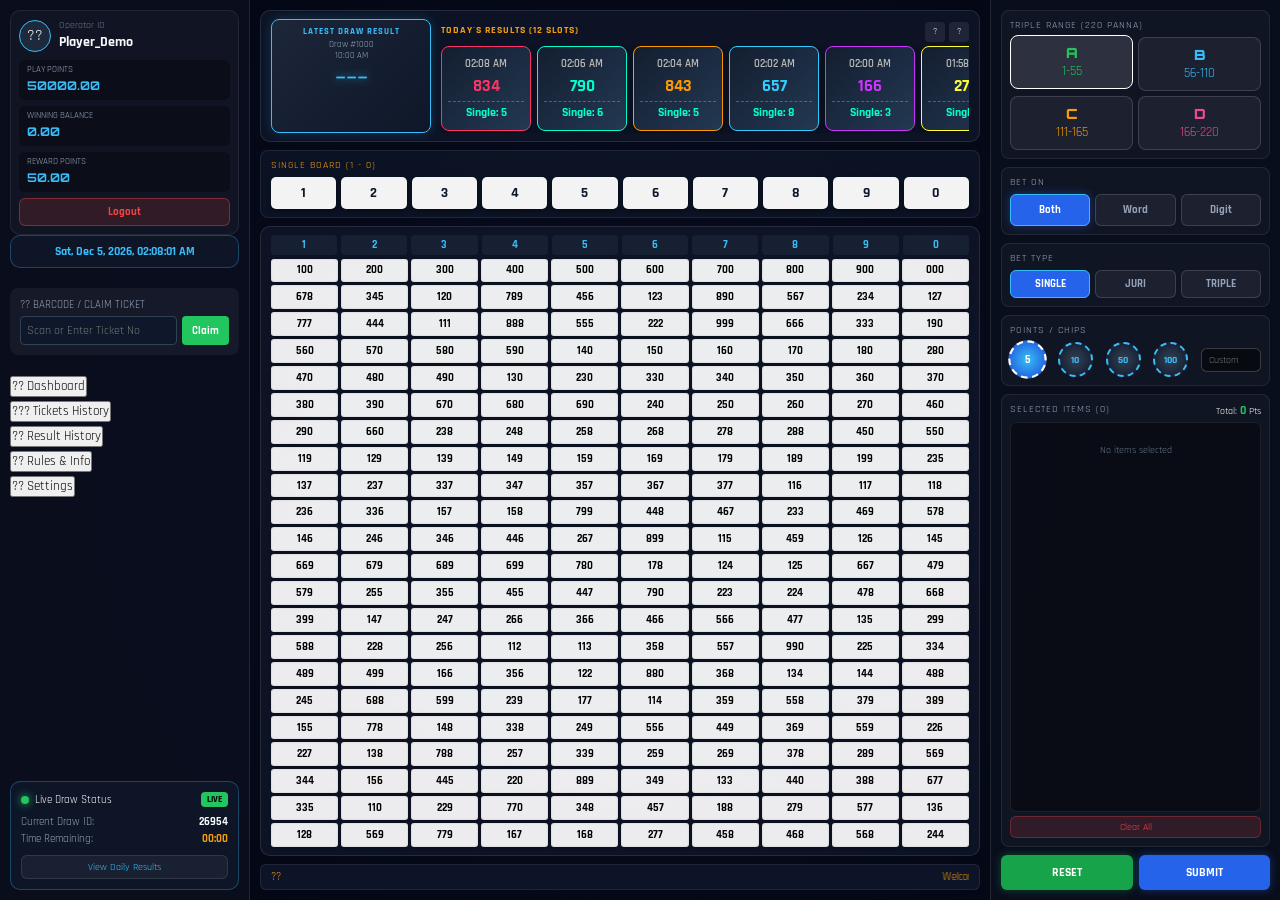
<file: index.html>
<!DOCTYPE html>
<html>
<head>
    <meta http-equiv="refresh" content="0; url=player_app/index.html">
    <title>লোডিং...</title>
</head>
<body>
    <p>গেম লোড হচ্ছে, দয়া করে অপেক্ষা করুন...</p>
</body>
</html>
</file>
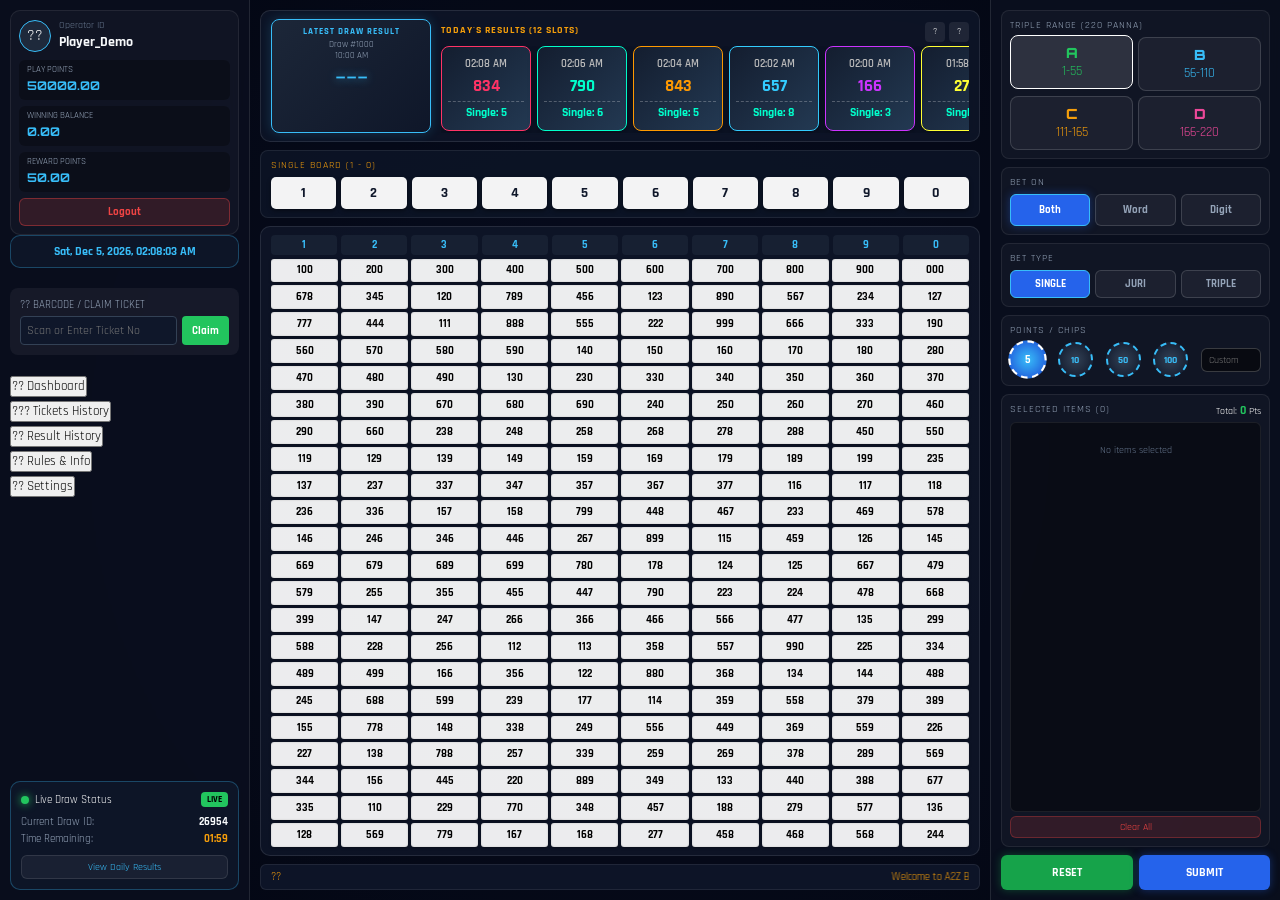
<file: player_app/index.html>
<!DOCTYPE html>
<html lang="en">
<head>
    <meta charset="UTF-8">
    <meta name="viewport" content="width=device-width, initial-scale=1.0">
    <title>A2Z BOMBAY - Gaming Dashboard</title>
    <!-- CSS Link -->
    <link rel="stylesheet" href="style.css">
</head>
<body>
    <!-- NETWORK OFFLINE OVERLAY GUARD -->
    <div id="network-offline-overlay" class="hidden">
        <div class="offline-box">
            <div class="offline-icon">??</div>
            <h2>Connection Lost!</h2>
            <p>Network connection was interrupted. Waiting to reconnect to sync draw data...</p>
            <button class="btn-reconnect" onclick="window.location.reload()">Try Reconnect</button>
        </div>
    </div>
    <!-- LOGIN MODAL SCREEN -->
    <div id="login-modal" class="modal-overlay glow-backdrop hidden">
        <div class="premium-gaming-card">
            <div class="login-brand-header">
                <h5>A2Z BOMBAY</h5>
                <div class="announcement-tag"> Announcement Only </div>
            </div>
            <form id="login-form">
                <div class="form-group">
                    <label for="login-username">User ID</label>
                    <input type="text" id="login-username" placeholder="Enter Username" required autocomplete="off">
                </div>
                <div class="form-group">
                    <label for="login-password">Password</label>
                    <div class="password-wrapper">
                        <input type="password" id="login-password" placeholder="Enter Password" required>
                        <button type="button" class="eye-toggle-btn" id="toggle-password-visibility">???</button>
                    </div>
                </div>
                <div class="form-row-checkbox">
                    <label class="checkbox-container">
                        <input type="checkbox" id="remember-me"> Remember ID
                    </label>
                </div>
                <button type="submit" class="btn-glow">Login</button>
            </form>
        </div>
    </div>

    <!-- MAIN DASHBOARD -->
    <div id="app-container">

        <!-- 1. LEFT NAVIGATION SIDEBAR -->
        <aside class="sidebar-left">
            <div class="profile-header">
                <div class="profile-user-info">
                    <div class="user-avatar">??</div>
                    <div class="user-details">
                        <span class="user-label">Operator ID</span>
                        <strong id="display-user-id">ADMIN01</strong>
                    </div>
                </div>
                <div class="account-balances">
                    <div class="balance-item">
                        <div class="bal-text">
                            <label>Play Points</label>
                            <strong id="play-points">0.00</strong>
                        </div>
                    </div>
                    <div class="balance-item">
                        <div class="bal-text">
                            <label>Winning Balance</label>
                            <strong id="winning-balance">0.00</strong>
                        </div>
                    </div>
                    <div class="balance-item">
                        <div class="bal-text">
                            <label>Reward Points</label>
                            <strong id="reward-balance">0.00</strong>
                        </div>
                    </div>
                </div>
                <button id="btn-logout" class="btn-logout">Logout</button>
            </div>

            <!-- Current Date & Time Widget -->
            <div class="live-draw-status-card" style="margin-bottom: 10px; padding: 8px 12px; font-size: 12px; text-align: center;">
                <span id="live-date-time" style="color: #38bdf8; font-weight: bold;">Loading Date & Time...</span>
            </div>

            <!-- BARCODE SCANNER / CLAIM WIDGET -->
            <div class="barcode-claim-widget" style="padding: 10px; background: rgba(255,255,255,0.05); margin: 10px 0; border-radius: 8px;">
                <label style="font-size: 11px; color: #94a3b8; display: block; margin-bottom: 4px;">?? BARCODE / CLAIM TICKET</label>
                <div style="display: flex; gap: 5px;">
                    <input type="text" id="barcode-input" placeholder="Scan or Enter Ticket No" style="width: 100%; padding: 6px; border-radius: 4px; border: 1px solid #334155; background: #0f172a; color: #fff; font-size: 12px;">
                    <button id="btn-claim-ticket" style="padding: 6px 10px; background: #22c55e; border: none; color: #fff; border-radius: 4px; cursor: pointer; font-weight: bold; font-size: 11px;">Claim</button>
                </div>
            </div>

            <!-- Left Navigation Menu (Converted into Premium Action Buttons) -->
            <nav class="nav-menu">
                <ul>
                    <li><button class="nav-btn active" id="nav-dashboard">?? Dashboard</button></li>
                    <li><button class="nav-btn" id="nav-ticket-history">??? Tickets History</button></li>
                    <li><button class="nav-btn" id="nav-result-history">?? Result History</button></li>
                    <li><button class="nav-btn" id="nav-rules">?? Rules & Info</button></li>
                    <li><button class="nav-btn" id="nav-settings">?? Settings</button></li>
                </ul>
            </nav>

            <!-- Live Draw Status Card -->
            <div class="live-draw-status-card">
                <div class="status-header">
                    <div class="live-pulse"></div>
                    <span>Live Draw Status</span>
                    <span class="live-tag">LIVE</span>
                </div>
                <div class="status-row">
                    <span>Current Draw ID:</span>
                    <strong id="current-draw-id">#1001</strong>
                </div>
                <div class="status-row">
                    <span>Time Remaining:</span>
                    <strong id="draw-timer" style="color: #f59e0b;">00:00</strong>
                </div>
                <button class="btn-view-history" id="btn-open-result-history-card">View Daily Results</button>
            </div>
        </aside>

        <!-- 2. CENTER MAIN GAME CONTENT -->
        <main class="main-content">
            <div id="game-lock-banner" class="game-lock-banner hidden">
                ?? Draw calculation in progress! Betting is temporarily paused.
            </div>

            <!-- Todays Result Panel -->
            <section class="todays-result-panel">
                <div class="current-result-highlight">
                    <div class="highlight-header">LATEST DRAW RESULT</div>
                    <div class="highlight-card">
                        <span class="highlight-id" id="current-draw-id-display">Draw #1000</span>
                        <span class="highlight-time" id="current-result-time">10:00 AM</span>
                        <div class="highlight-number" id="current-result-num">---</div>
                    </div>
                </div>

                <div class="todays-history-container">
                    <div class="slider-header">
                        <h3>TODAY'S RESULTS (12 SLOTS)</h3>
                        <div class="slider-arrows">
                            <button class="arrow-btn" id="btn-scroll-left">?</button>
                            <button class="arrow-btn" id="btn-scroll-right">?</button>
                        </div>
                    </div>
                    <div class="results-12-grid" id="results-12-grid"></div>
                </div>
            </section>

            <!-- Single Board Row -->
            <section class="single-board-container">
                <div class="section-title-yellow">SINGLE BOARD (1 - 0)</div>
                <div class="single-cards-row" id="single-board-row">
                    <div class="single-card" data-val="1">1</div>
                    <div class="single-card" data-val="2">2</div>
                    <div class="single-card" data-val="3">3</div>
                    <div class="single-card" data-val="4">4</div>
                    <div class="single-card" data-val="5">5</div>
                    <div class="single-card" data-val="6">6</div>
                    <div class="single-card" data-val="7">7</div>
                    <div class="single-card" data-val="8">8</div>
                    <div class="single-card" data-val="9">9</div>
                    <div class="single-card" data-val="0">0</div>
                </div>
            </section>

            <!-- Triple Board -->
            <section class="main-grid-container" id="triple-board-section">
                <div class="grid-column-headers">
                    <div class="col-head">1</div>
                    <div class="col-head">2</div>
                    <div class="col-head">3</div>
                    <div class="col-head">4</div>
                    <div class="col-head">5</div>
                    <div class="col-head">6</div>
                    <div class="col-head">7</div>
                    <div class="col-head">8</div>
                    <div class="col-head">9</div>
                    <div class="col-head">0</div>
                </div>
                <div class="triple-matrix-22x10" id="triple-board-grid"></div>
            </section>

            <!-- Juri Board -->
            <section class="main-grid-container hidden" id="juri-board-section">
                <div class="section-title-yellow" style="margin-bottom: 8px;">JURI BOARD (00 - 99)</div>
                <div class="triple-matrix-22x10" id="juri-board-grid"></div>
            </section>

            <footer class="bottom-announcement-bar">
                <span>??</span>
                <marquee scrollamount="5">Welcome to A2Z BOMBAY International Gaming System. All draws are synchronized in real-time with total accuracy.</marquee>
            </footer>
        </main>

        <!-- 3. RIGHT BETTING PANEL SIDEBAR -->
        <aside class="sidebar-right">
            <!-- Number Range Block (A, B, C, D) -->
            <div class="bet-panel-block">
                <div class="panel-block-title">TRIPLE RANGE (220 PANNA)</div>
                <div class="range-btn-grid">
                    <button class="btn-range active" data-range="A">
                        <span class="range-tag">A</span>
                        <span class="range-val">1-55</span>
                    </button>
                    <button class="btn-range" data-range="B">
                        <span class="range-tag">B</span>
                        <span class="range-val">56-110</span>
                    </button>
                    <button class="btn-range" data-range="C">
                        <span class="range-tag">C</span>
                        <span class="range-val">111-165</span>
                    </button>
                    <button class="btn-range" data-range="D">
                        <span class="range-tag">D</span>
                        <span class="range-val">166-220</span>
                    </button>
                </div>
            </div>

            <!-- Bet On Block (Both / Word / Digit) -->
            <div class="bet-panel-block">
                <div class="panel-block-title">BET ON</div>
                <div class="bet-on-grid">
                    <button class="btn-bet-on active" data-beton="both">Both</button>
                    <button class="btn-bet-on" data-beton="word">Word</button>
                    <button class="btn-bet-on" data-beton="digit">Digit</button>
                </div>
            </div>

            <!-- Bet Type Block -->
            <div class="bet-panel-block">
                <div class="panel-block-title">BET TYPE</div>
                <div class="bet-type-grid">
                    <button class="btn-type active" data-type="single">SINGLE</button>
                    <button class="btn-type" data-type="juri">JURI</button>
                    <button class="btn-type" data-type="triple">TRIPLE</button>
                </div>
            </div>

            <!-- Chips / Points Block -->
            <div class="bet-panel-block">
                <div class="panel-block-title">POINTS / CHIPS</div>
                <div class="chips-grid">
                    <button class="btn-chip active" data-chip="5">5</button>
                    <button class="btn-chip" data-chip="10">10</button>
                    <button class="btn-chip" data-chip="50">50</button>
                    <button class="btn-chip" data-chip="100">100</button>
                    <div class="btn-custom-wrapper">
                        <input type="number" id="custom-points-input" placeholder="Custom" min="1">
                    </div>
                </div>
            </div>

            <!-- Cart / Selected Items Block -->
            <div class="bet-panel-block cart-block">
                <div class="cart-header">
                    <span class="panel-block-title" style="margin:0;">SELECTED ITEMS (<span id="cart-count">0</span>)</span>
                    <span class="total-pts-tag">Total: <strong id="cart-total-pts">0</strong> Pts</span>
                </div>
                <div class="cart-items-box" id="cart-items-container">
                    <div class="empty-msg">No items selected</div>
                </div>
                <button class="btn-clear-all" id="btn-clear-cart">Clear All</button>
            </div>

            <!-- Action Buttons -->
            <div class="bet-action-buttons">
                <button class="btn-reset" id="btn-reset-bet">RESET</button>
                <button class="btn-submit" id="btn-submit-bet">SUBMIT</button>
            </div>
        </aside>
    </div>

    <!-- MODAL 1: TICKET HISTORY MODAL -->
    <div id="ticket-history-modal" class="modal-overlay hidden">
        <div class="modal-card">
            <div class="modal-header">
                <h3>??? Ticket History</h3>
                <button class="close-modal" id="close-ticket-history-modal">?</button>
            </div>
            <div style="max-height: 300px; overflow-y: auto;">
                <table class="history-table">
                    <thead>
                        <tr>
                            <th>Time</th>
                            <th>Ticket No</th>
                            <th>Points</th>
                            <th>Status</th>
                            <th>Action</th>
                        </tr>
                    </thead>
                    <tbody id="ticket-history-table-body"></tbody>
                </table>
            </div>
        </div>
    </div>

    <!-- MODAL 2: FULL DAY RESULT HISTORY MODAL -->
    <div id="result-history-modal" class="modal-overlay hidden">
        <div class="modal-card" style="max-width: 650px;">
            <div class="modal-header">
                <h3>?? Daily Result History</h3>
                <button class="close-modal" id="close-result-history-modal">?</button>
            </div>
            <div style="margin-bottom: 10px; font-size: 12px; color: #94a3b8; display: flex; justify-content: space-between;">
                <span>Date: <strong id="result-history-date" style="color: #38bdf8;">---</strong></span>
                <span>Total Draws: <strong id="total-draws-count" style="color: #22c55e;">0</strong></span>
            </div>
            <div style="max-height: 380px; overflow-y: auto;">
                <table class="history-table">
                    <thead>
                        <tr>
                            <th>Draw Time</th>
                            <th>Draw ID</th>
                            <th>Single</th>
                            <th>Jora</th>
                            <th>Triple / Panna</th>
                        </tr>
                    </thead>
                    <tbody id="result-history-table-body"></tbody>
                </table>
            </div>
        </div>
    </div>

    <!-- MODAL 3: RULES & INFO MODAL -->
    <div id="rules-modal" class="modal-overlay hidden">
        <div class="modal-card" style="max-width: 550px;">
            <div class="modal-header">
                <h3>?? Rules & Info</h3>
                <button class="close-modal" id="close-rules-modal">?</button>
            </div>
            <div style="max-height: 350px; overflow-y: auto; color: #cbd5e1; font-size: 13px; line-height: 1.6;">
                <p><strong>1. Single Board:</strong> Select any single digit from 1 to 0.</p>
                <p><strong>2. Juri Board:</strong> Select combination of 2 digits (00 - 99).</p>
                <p><strong>3. Triple Panna:</strong> Select triple range and corresponding panna numbers.</p>
                <p><strong>4. Claiming:</strong> Use the barcode scanner widget to instantly check and claim winning tickets.</p>
            </div>
        </div>
    </div>

    <!-- MODAL 4: SETTINGS MODAL -->
    <div id="settings-modal" class="modal-overlay hidden">
        <div class="modal-card" style="max-width: 450px;">
            <div class="modal-header">
                <h3>?? Settings</h3>
                <button class="close-modal" id="close-settings-modal">?</button>
            </div>
            <div style="max-height: 300px; overflow-y: auto; color: #cbd5e1; font-size: 13px;">
                <p style="margin-bottom: 15px;">Configure terminal preferences and sound options below:</p>
                <div style="display: flex; justify-content: space-between; align-items: center; margin-bottom: 10px;">
                    <span>Sound Effects</span>
                    <input type="checkbox" id="setting-sound" checked style="transform: scale(1.2);">
                </div>
                <div style="display: flex; justify-content: space-between; align-items: center;">
                    <span>Auto-Sync Draw Data</span>
                    <input type="checkbox" id="setting-autosync" checked style="transform: scale(1.2);">
                </div>
            </div>
        </div>
    </div>

    <iframe id="silent-print-frame" class="hidden" src="about:blank"></iframe>
    <script src="app.js"></script>
</body>
</html>
</file>
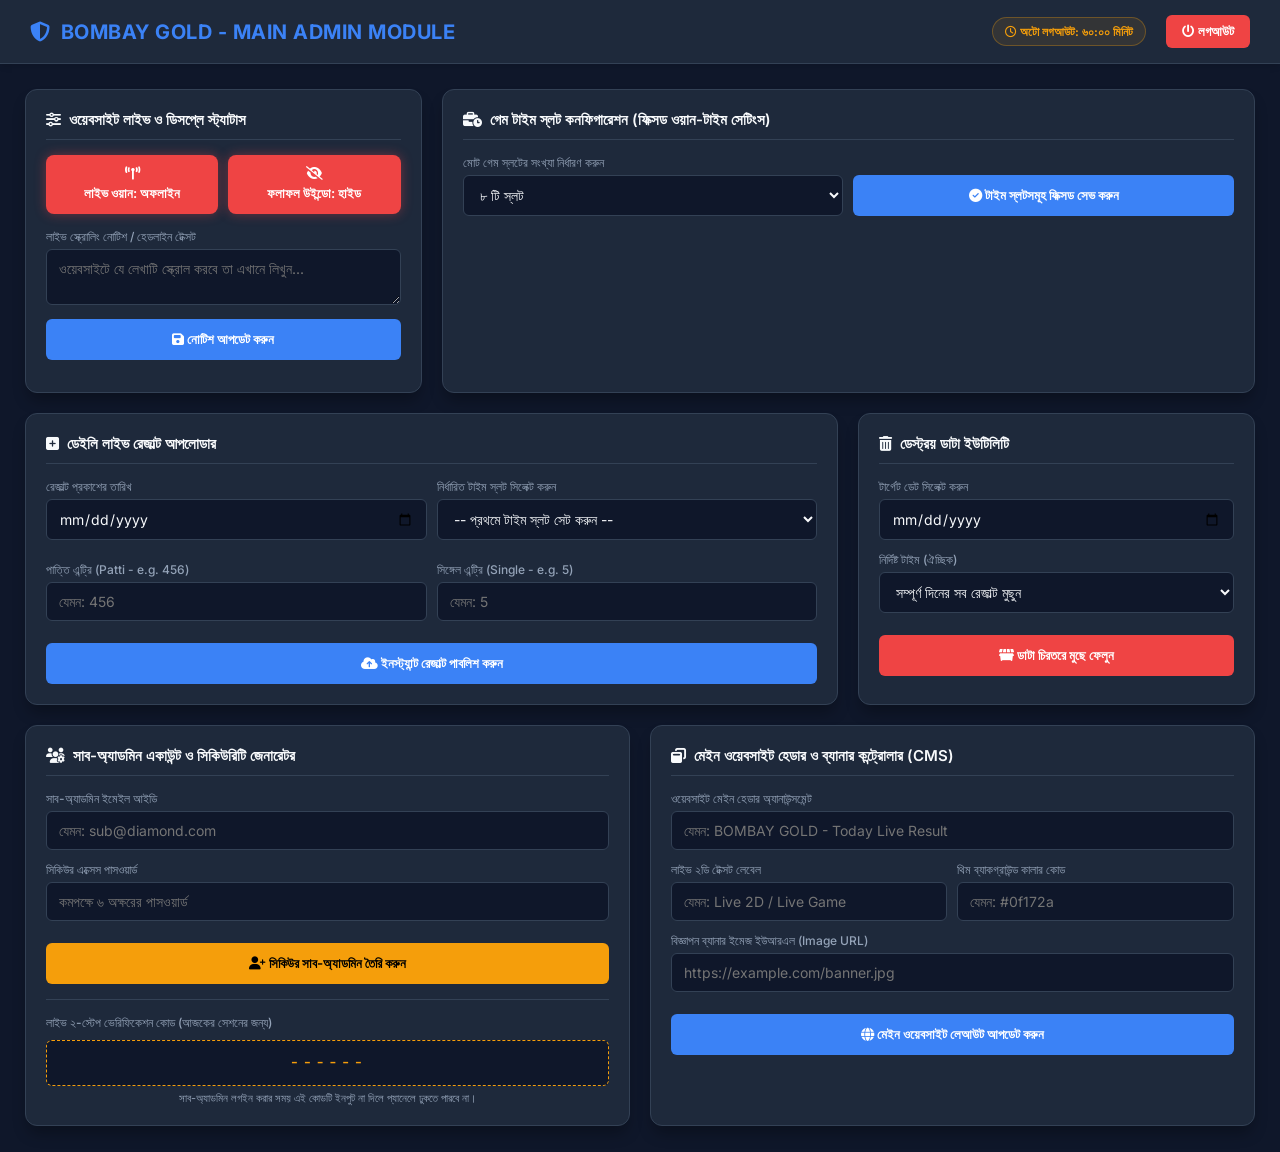
<file: admin.html>
<!DOCTYPE html>
<html lang="bn">
<head>
    <meta charset="UTF-8">
    <meta name="viewport" content="width=device-width, initial-scale=1.0">
    <title>Premium Main Admin Control Center</title>
    <!-- Google Fonts & FontAwesome for Premium Look -->
    <link href="https://fonts.googleapis.com/css2?family=Inter:wght@300;400;500;600;700&display=swap" rel="stylesheet">
    <link rel="stylesheet" href="https://cdnjs.cloudflare.com/ajax/libs/font-awesome/6.4.0/css/all.min.css">
    
    <style>
        :root {
            --bg-main: #0f172a;
            --bg-card: #1e293b;
            --text-main: #f8fafc;
            --text-muted: #94a3b8;
            --primary: #3b82f6;
            --primary-hover: #2563eb;
            --success: #10b981;
            --danger: #ef4444;
            --warning: #f59e0b;
            --border: #334155;
        }

        * {
            box-sizing: border-box;
            margin: 0;
            padding: 0;
            font-family: 'Inter', sans-serif;
        }

        body {
            background-color: var(--bg-main);
            color: var(--text-main);
            min-height: 100vh;
            display: flex;
            flex-direction: column;
        }

        /* Top Premium Navigation Bar */
        header {
            background-color: var(--bg-card);
            padding: 15px 30px;
            display: flex;
            justify-content: space-between;
            align-items: center;
            border-bottom: 1px solid var(--border);
            box-shadow: 0 4px 6px -1px rgba(0, 0, 0, 0.1);
        }

        header h1 {
            font-size: 20px;
            font-weight: 700;
            letter-spacing: 0.5px;
            color: var(--primary);
            display: flex;
            align-items: center;
            gap: 10px;
        }

        .header-actions {
            display: flex;
            align-items: center;
            gap: 20px;
        }

        .timeout-badge {
            background: rgba(245, 158, 11, 0.1);
            color: var(--warning);
            padding: 6px 12px;
            border-radius: 20px;
            font-size: 12px;
            font-weight: 600;
            border: 1px solid rgba(245, 158, 11, 0.3);
        }

        .btn-logout {
            background-color: var(--danger);
            color: white;
            border: none;
            padding: 8px 16px;
            border-radius: 6px;
            cursor: pointer;
            font-weight: 600;
            transition: all 0.2s;
        }

        .btn-logout:hover {
            opacity: 0.9;
        }

        /* Dashboard Main Layout */
        .dashboard-container {
            display: grid;
            grid-template-columns: repeat(12, 180°C); /* grid setup mapping layout components */
            grid-template-columns: repeat(12, 1fr);
            gap: 20px;
            padding: 25px;
            max-width: 1600px;
            width: 100%;
            margin: 0 auto;
        }

        .card {
            background-color: var(--bg-card);
            border-radius: 12px;
            border: 1px solid var(--border);
            padding: 20px;
            box-shadow: 0 10px 15px -3px rgba(0, 0, 0, 0.3);
        }

        .card-title {
            font-size: 15px;
            font-weight: 600;
            margin-bottom: 15px;
            color: var(--text-main);
            display: flex;
            align-items: center;
            gap: 8px;
            border-bottom: 1px solid var(--border);
            padding-bottom: 10px;
        }

        /* Grid Spans for Clean Organization */
        .col-4 { grid-column: span 4; }
        .col-6 { grid-column: span 6; }
        .col-8 { grid-column: span 8; }
        .col-12 { grid-column: span 12; }

        /* Form Controls styling */
        .form-group {
            margin-bottom: 12px;
        }

        label {
            display: block;
            font-size: 12px;
            color: var(--text-muted);
            margin-bottom: 5px;
            font-weight: 500;
        }

        input, select, textarea {
            width: 100%;
            background-color: var(--bg-main);
            border: 1px solid var(--border);
            color: var(--text-main);
            padding: 10px 12px;
            border-radius: 6px;
            font-size: 14px;
            transition: all 0.2s;
        }

        input:focus, select:focus, textarea:focus {
            outline: none;
            border-color: var(--primary);
        }

        /* Status Toggle Action Buttons */
        .status-btn-group {
            display: flex;
            gap: 10px;
        }

        .btn-status {
            flex: 1;
            padding: 12px;
            border: none;
            border-radius: 8px;
            color: white;
            font-weight: 600;
            cursor: pointer;
            display: flex;
            flex-direction: column;
            align-items: center;
            justify-content: center;
            gap: 5px;
            transition: all 0.3s ease;
        }

        .status-active {
            background-color: var(--success) !important;
            box-shadow: 0 0 12px rgba(16, 185, 129, 0.4);
        }

        .status-inactive {
            background-color: var(--danger) !important;
            box-shadow: 0 0 12px rgba(239, 68, 68, 0.4);
        }

        .btn-primary-action {
            background-color: var(--primary);
            color: white;
            border: none;
            padding: 12px;
            width: 100%;
            border-radius: 6px;
            font-weight: 600;
            cursor: pointer;
            margin-top: 10px;
            transition: background 0.2s;
        }

        .btn-primary-action:hover {
            background-color: var(--primary-hover);
        }

        /* Fixed Time Slots Configuration CSS */
        .slots-config-grid {
            display: grid;
            grid-template-columns: repeat(4, 1fr);
            gap: 10px;
            margin-top: 10px;
        }

        .slot-input-card {
            background: var(--bg-main);
            padding: 8px;
            border-radius: 6px;
            border: 1px solid var(--border);
        }

        /* Compact side-aligned Utility Box */
        .compact-row {
            display: flex;
            gap: 10px;
        }

        .compact-row .form-group {
            flex: 1;
        }

        /* Security Token view display */
        .token-display-box {
            background-color: var(--bg-main);
            border: 1px dashed var(--warning);
            padding: 12px;
            border-radius: 6px;
            text-align: center;
            font-family: monospace;
            font-size: 18px;
            color: var(--warning);
            letter-spacing: 2px;
            margin-top: 10px;
        }

        @media (max-width: 1024px) {
            .col-4, .col-6, .col-8, .col-12 {
                grid-column: span 12;
            }
        }
    </style>
</head>
<body>

    <!-- Top Premium Navigation Bar -->
    <header>
        <h1><i class="fa-solid fa-shield-halved"></i> BOMBAY GOLD - MAIN ADMIN MODULE</h1>
        <div class="header-actions">
            <div class="timeout-badge" id="timeoutCounter">
                <i class="fa-regular fa-clock"></i> অটো লগআউট: ৬০:০০ মিনিট
            </div>
            <button class="btn-logout" onclick="triggerSignOut()">
                <i class="fa-solid fa-power-off"></i> লগআউট
            </button>
        </div>
    </header>

    <!-- Dashboard Main Layout -->
    <div class="dashboard-container">
        
        <!-- MODULE 1: WEBSITE SYSTEM STATUS CONTROLS -->
        <div class="card col-4">
            <div class="card-title"><i class="fa-solid fa-sliders"></i> ওয়েবসাইট লাইভ ও ডিসপ্লে স্ট্যাটাস</div>
            <div class="status-btn-group">
                <button id="btnLiveStatus" class="btn-status status-inactive" onclick="toggleSystemLive()">
                    <i class="fa-solid fa-tower-broadcast"></i>
                    <span id="txtLiveStatus">লাইভ ওয়ান: অফলাইন</span>
                </button>
                <button id="btnResultSection" class="btn-status status-inactive" onclick="toggleResultSection()">
                    <i class="fa-solid fa-eye-slash"></i>
                    <span id="txtResultSection">ফলাফল উইন্ডো: হাইড</span>
                </button>
            </div>
            
            <div class="form-group" style="margin-top: 15px;">
                <label>লাইভ স্ক্রোলিং নোটিশ / হেডলাইন টেক্সট</label>
                <textarea id="marqueeText" rows="2" placeholder="ওয়েবসাইটে যে লেখাটি স্ক্রোল করবে তা এখানে লিখুন..."></textarea>
                <button class="btn-primary-action" onclick="saveMarquee()"><i class="fa-solid fa-floppy-disk"></i> নোটিশ আপডেট করুন</button>
            </div>
        </div>

        <!-- MODULE 2: FIXED TIME SLOTS CONFIGURATION -->
        <div class="card col-8">
            <div class="card-title"><i class="fa-solid fa-business-time"></i> গেম টাইম স্লট কনফিগারেশন (ফিক্সড ওয়ান-টাইম সেটিংস)</div>
            <div class="compact-row">
                <div class="form-group">
                    <label>মোট গেম স্লটের সংখ্যা নির্ধারণ করুন</label>
                    <select id="totalSlotsCount" onchange="generateSlotInputs(this.value)">
                        <option value="4">৪ টি স্লট</option>
                        <option value="8" selected>৮ টি স্লট</option>
                        <option value="12">১২ টি স্লট</option>
                        <option value="16">১৬ টি স্লট</option>
                    </select>
                </div>
                <div class="form-group" style="display: flex; align-items: flex-end;">
                    <button class="btn-primary-action" style="margin-top:0;" onclick="saveConfiguredSlots()">
                        <i class="fa-solid fa-circle-check"></i> টাইম স্লটসমূহ ফিক্সড সেভ করুন
                    </button>
                </div>
            </div>
            
            <!-- Dynamic Injection of Slot Inputs via JS Engine -->
            <div class="slots-config-grid" id="slotsInputContainer"></div>
        </div>

        <!-- MODULE 3: RESULT MANAGEMENT PANEL -->
        <div class="card col-8">
            <div class="card-title"><i class="fa-solid fa-square-plus"></i> ডেইলি লাইভ রেজাল্ট আপলোডার</div>
            <div class="compact-row">
                <div class="form-group">
                    <label>রেজাল্ট প্রকাশের তারিখ</label>
                    <input type="date" id="resultDate">
                </div>
                <div class="form-group">
                    <label>নির্ধারিত টাইম স্লট সিলেক্ট করুন</label>
                    <select id="resultTimeSelect">
                        <!-- Instantly Populated from Configured Database Slots -->
                        <option value="">-- প্রথমে টাইম স্লট সেট করুন --</option>
                    </select>
                </div>
            </div>
            
            <div class="compact-row" style="margin-top: 10px;">
                <div class="form-group">
                    <label>পাত্তি এন্ট্রি (Patti - e.g. 456)</label>
                    <input type="text" id="pattiInput" placeholder="যেমন: 456">
                </div>
                <div class="form-group">
                    <label>সিঙ্গেল এন্ট্রি (Single - e.g. 5)</label>
                    <input type="text" id="singleInput" placeholder="যেমন: 5">
                </div>
            </div>
            
            <button class="btn-primary-action" onclick="submitGameResult()">
                <i class="fa-solid fa-cloud-arrow-up"></i> ইনস্ট্যান্ট রেজাল্ট পাবলিশ করুন
            </button>
        </div>

        <!-- MODULE 4: COMPACT CLEAN UTILITY OPERATIONS -->
        <div class="card col-4">
            <div class="card-title"><i class="fa-solid fa-trash-can"></i> ডেস্ট্রয় ডাটা ইউটিলিটি</div>
            <div class="form-group">
                <label>টার্গেট ডেট সিলেক্ট করুন</label>
                <input type="date" id="deleteTargetDate">
            </div>
            <div class="form-group">
                <label>নির্দিষ্ট টাইম (ঐচ্ছিক)</label>
                <select id="deleteTargetTime">
                    <option value="ALL">সম্পূর্ণ দিনের সব রেজাল্ট মুছুন</option>
                </select>
            </div>
            <button class="btn-primary-action" style="background-color: var(--danger);" onclick="deleteSelectedResult()">
                <i class="fa-solid fa-dumpster"></i> ডাটা চিরতরে মুছে ফেলুন
            </button>
        </div>

        <!-- MODULE 5: ADVANCED SUB-ADMIN COMMAND CENTER -->
        <div class="card col-6">
            <div class="card-title"><i class="fa-solid fa-users-gear"></i> সাব-অ্যাডমিন একাউন্ট ও সিকিউরিটি জেনারেটর</div>
            <div class="form-group">
                <label>সাব-অ্যাডমিন ইমেইল আইডি</label>
                <input type="email" id="subAdminEmail" placeholder="যেমন: sub@diamond.com">
            </div>
            <div class="form-group">
                <label>সিকিউর এক্সেস পাসওয়ার্ড</label>
                <input type="password" id="subAdminPassword" placeholder="কমপক্ষে ৬ অক্ষরের পাসওয়ার্ড">
            </div>
            <button class="btn-primary-action" style="background-color: var(--warning); color: black;" onclick="createNewSubAdmin()">
                <i class="fa-solid fa-user-plus"></i> সিকিউর সাব-অ্যাডমিন তৈরি করুন
            </button>

            <div style="margin-top: 15px; border-top: 1px solid var(--border); padding-top: 15px;">
                <label>লাইভ ২-স্টেপ ভেরিফিকেশন কোড (আজকের সেশনের জন্য)</label>
                <div class="token-display-box" id="securityTokenBox">------</div>
                <p style="font-size: 11px; color: var(--text-muted); margin-top: 5px; text-align: center;">
                    সাব-অ্যাডমিন লগইন করার সময় এই কোডটি ইনপুট না দিলে প্যানেলে ঢুকতে পারবে না।
                </p>
            </div>
        </div>

        <!-- MODULE 6: WEBSITE LAYOUT & ASSETS CMS -->
        <div class="card col-6">
            <div class="card-title"><i class="fa-solid fa-window-restore"></i> মেইন ওয়েবসাইট হেডার ও ব্যানার কন্ট্রোলার (CMS)</div>
            <div class="form-group">
                <label>ওয়েবসাইট মেইন হেডার অ্যানাউন্সমেন্ট</label>
                <input type="text" id="cmsHeaderText" placeholder="যেমন: BOMBAY GOLD - Today Live Result">
            </div>
            <div class="compact-row">
                <div class="form-group">
                    <label>লাইভ ২ডি টেক্সট লেবেল</label>
                    <input type="text" id="cmsLiveLabel" placeholder="যেমন: Live 2D / Live Game">
                </div>
                <div class="form-group">
                    <label>থিম ব্যাকগ্রাউন্ড কালার কোড</label>
                    <input type="text" id="cmsBgColor" placeholder="যেমন: #0f172a">
                </div>
            </div>
            <div class="form-group">
                <label>বিজ্ঞাপন ব্যানার ইমেজ ইউআরএল (Image URL)</label>
                <input type="url" id="cmsBannerUrl" placeholder="https://example.com/banner.jpg">
            </div>
            <button class="btn-primary-action" onclick="updateWebsiteAssets()"><i class="fa-solid fa-globe"></i> মেইন ওয়েবসাইট লেআউট আপডেট করুন</button>
        </div>

    </div>

    <!-- CORE SYSTEM INTEGRATION & FIREBASE ENGINE -->
    <script type="module">
        import { initializeApp } from "https://www.gstatic.com/firebasejs/10.8.0/firebase-app.js";
        import { getAuth, onAuthStateChanged, signOut } from "https://www.gstatic.com/firebasejs/10.8.0/firebase-auth.js";
        import { getDatabase, ref, set, onValue, update, remove } from "https://www.gstatic.com/firebasejs/10.8.0/firebase-database.js";

        // আপনার ফায়ারবেস কনফিগারেশন ডাটা এখানে পেস্ট করুন
        // For Firebase JS SDK v7.20.0 and later, measurementId is optional
const firebaseConfig = {
  apiKey: "AIzaSyABwusy3oZXqh3531oJlQorBsUMWxQF08I",
  authDomain: "live-result-b9155.firebaseapp.com",
  databaseURL: "https://live-result-b9155-default-rtdb.asia-southeast1.firebasedatabase.app",
  projectId: "live-result-b9155",
  storageBucket: "live-result-b9155.firebasestorage.app",
  messagingSenderId: "495121483481",
  appId: "1:495121483481:web:8e8bf65c71ea3d31ec60c8",
  measurementId: "G-DFDW40QF87"
        const app = initializeApp(firebaseConfig);
        const auth = getAuth(app);
        const db = getDatabase(app);

        // গ্লোবাল স্টেট ট্র্যাকিং ভেরিয়েবল
        let currentLiveStatus = false;
        let currentResultVisibility = false;
        let globalTimeSlots = [];

        // ১. সিকিউরিটি গেটওয়ে: শুধুমাত্র অথরাইজড মেইন অ্যাডমিন এক্সেস এনফোর্সমেন্ট
        onAuthStateChanged(auth, (user) => {
            if (user) {
                if (user.email !== "admin@diamond.com") {
                    alert("অনারাইজড এক্সেস! আপনি মেইন অ্যাডমিন নন।");
                    window.location.href = "login.html";
                } else {
                    initializeDashboardSync();
                    resetIdleTimer();
                }
            } else {
                window.location.href = "login.html";
            }
        });

        // ২. সিকিউরিটি প্যারামিটার: ১ ঘণ্টার প্রফেশনাল অটো-লগআউট সিস্টেম (Session Management)
        let idleTime = 0;
        const maxIdleMinutes = 60;

        function resetIdleTimer() {
            idleTime = 0;
        }

        window.onload = resetIdleTimer;
        window.onmousemove = resetIdleTimer;
        window.onmousedown = resetIdleTimer;
        window.onclick = resetIdleTimer;
        window.onkeydown = resetIdleTimer;

        setInterval(() => {
            idleTime++;
            let remainingMinutes = maxIdleMinutes - idleTime;
            
            if (remainingMinutes <= 0) {
                alert("নিরাপত্তার স্বার্থে ১ ঘণ্টা নিষ্ক্রিয় থাকার কারণে অটো-লগআউট করা হলো।");
                triggerSignOut();
            } else {
                document.getElementById("timeoutCounter").innerHTML = `<i class="fa-regular fa-clock"></i> অটো লগআউট: ${remainingMinutes}:00 মিনিট`;
            }
        }, 60000); // প্রতি মিনিটে আপডেট হবে

        window.triggerSignOut = function() {
            signOut(auth).then(() => {
                window.location.href = "login.html";
            });
        };

        // ৩. রিয়েল-টাইম ডাটাবেস সিঙ্ক ইঞ্জিন (Visual State Persistence)
        function initializeDashboardSync() {
            // আজকের ডিফল্ট ডেট সেট
            const today = new Date().toISOString().split('T')[0];
            document.getElementById("resultDate").value = today;
            document.getElementById("deleteTargetDate").value = today;

            // সিস্টেম স্ট্যাটাস মনিটরিং
            onValue(ref(db, "config/systemControls"), (snapshot) => {
                const data = snapshot.val() || {};
                
                // লাইভ স্ট্যাটাস বাটন কালার টগল
                currentLiveStatus = data.isLive || false;
                const btnLive = document.getElementById("btnLiveStatus");
                if (currentLiveStatus) {
                    btnLive.className = "btn-status status-active";
                    document.getElementById("txtLiveStatus").innerText = "লাইভ ওয়ান: একটিভ";
                } else {
                    btnLive.className = "btn-status status-inactive";
                    document.getElementById("txtLiveStatus").innerText = "লাইভ ওয়ান: অফলাইন";
                }

                // শো/হাইড রেজাল্ট বাটন কালার টগল
                currentResultVisibility = data.showResults || false;
                const btnResult = document.getElementById("btnResultSection");
                if (currentResultVisibility) {
                    btnResult.className = "btn-status status-active";
                    document.getElementById("txtResultSection").innerText = "ফলাফল উইন্ডো: দৃশ্যমান";
                } else {
                    btnResult.className = "btn-status status-inactive";
                    document.getElementById("txtResultSection").innerText = "ফলাফল উইন্ডো: হাইড";
                }
            });

            // নোটিশ স্ক্রোল টেক্সট লোড
            onVal
</file>
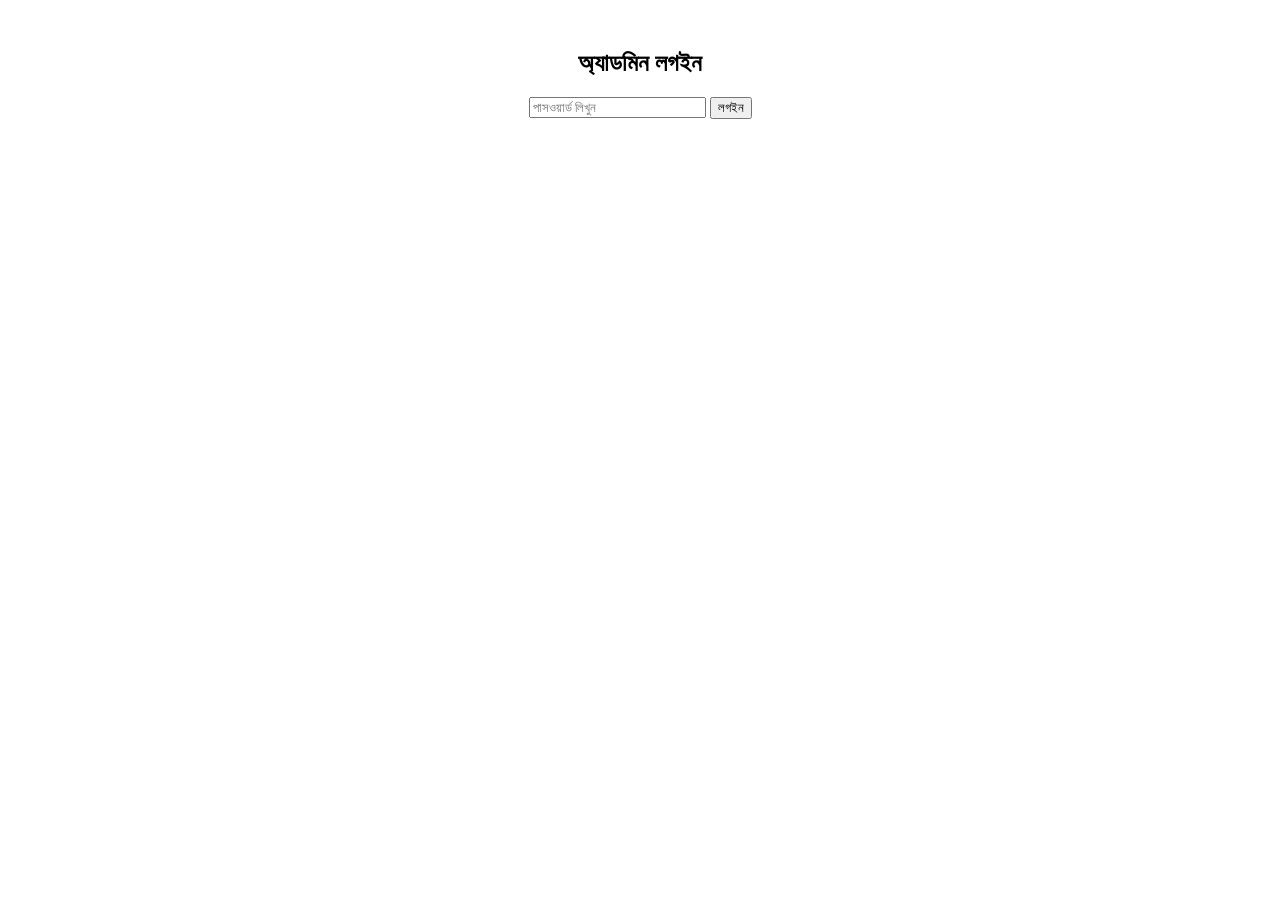
<file: login.html>
<!DOCTYPE html>
<html>
<head>
    <title>Admin Login</title>
</head>
<body style="text-align: center; margin-top: 50px;">
    <h2>অ্যাডমিন লগইন</h2>
    <input type="password" id="pass" placeholder="পাসওয়ার্ড লিখুন">
    <button onclick="check()">লগইন</button>

    <script>
        function check() {
            var pass = document.getElementById("pass").value;
            if(pass === "12345") { // এখানে আপনার পাসওয়ার্ড পরিবর্তন করতে পারেন
                window.location.href = "admin.html";
            } else {
                alert("ভুল পাসওয়ার্ড!");
            }
        }
    </script>
</body>
</html>
</file>
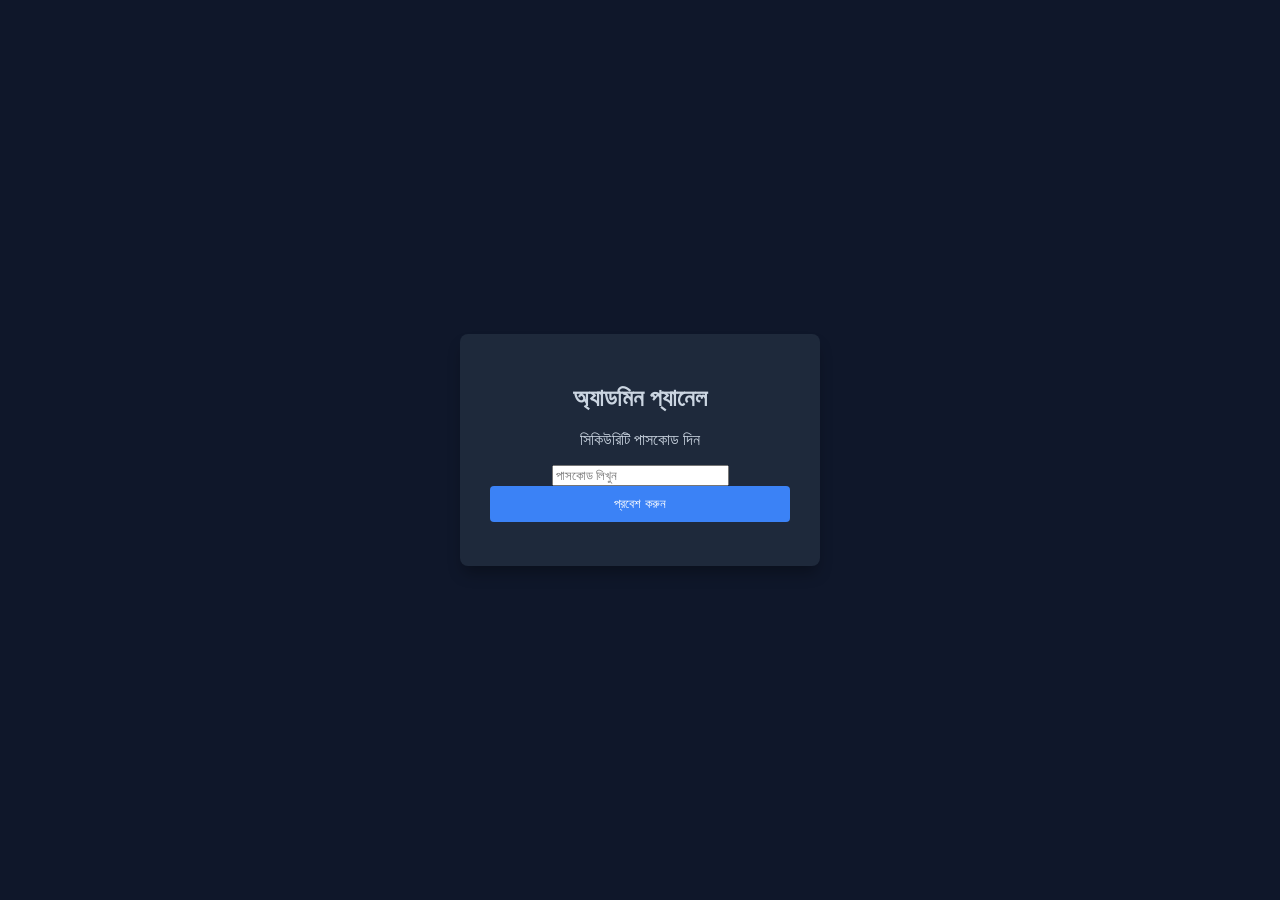
<file: admin_panel/admin-login.html>
<!DOCTYPE html>
<html lang="bn">
<head>
    <meta charset="UTF-8">
    <meta name="viewport" content="width=device-width, initial-scale=1.0">
    <title>অ্যাডমিন লগইন - সিকিউর পোর্টাল</title>
    <style>
        body {
            font-family: Arial, sans-serif;
            background-color: #0f172a;
            color: #cbd5e1;
            display: flex;
            justify-content: center;
            align-items: center;
            height: 100vh;
            margin: 0;
        }
        .login-card {
            background-color: #1e293b;
            padding: 30px;
            border-radius: 8px;
            box-shadow: 0 10px 15px -3px rgba(0, 0, 0, 0.3);
            width: 300px;
            text-align: center;
        }
        input [type="password"] {
            width: 90%;
            padding: 10px;
            margin: 15px 0;
            border: 1px solid #475569;
            background-color: #334155;
            color: white;
            border-radius: 4px;
        }
        button {
            background-color: #3b82f6;
            color: white;
            border: none;
            padding: 10px 20px;
            border-radius: 4px;
            cursor: pointer;
            width: 100%;
        }
        button:hover { background-color: #2563eb; }
        .error { color: #ef4444; margin-top: 10px; font-size: 14px; }
    </style>
</head>
<body>

<div class="login-card">
    <h2>অ্যাডমিন প্যানেল</h2>
    <p>সিকিউরিটি পাসকোড দিন</p>
    <input type="password" id="passcode" placeholder="পাসকোড লিখুন">
    <button onclick="verifyAuth()">প্রবেশ করুন</button>
    <p id="error-msg" class="error"></p>
</div>

<script>
    function verifyAuth() {
        const passcode = document.getElementById('passcode').value;
        const errorMsg = document.getElementById('error-msg');
        
        // ডেমো পাসকোড হিসেবে 'admin123' রাখা হয়েছে
        if (passcode === 'admin123') {
            window.location.href = 'sys-auth-x92.html';
        } else {
            errorMsg.innerText = 'ভুল পাসকোড! আবার চেষ্টা করুন।';
        }
    }
</script>

</body>
</html>
</file>
<file: player_app/style.css>
/* ==========================================================
   A2Z BOMBAY - INTERNATIONAL LUXURY STADIUM & GAMING THEME
   ========================================================== */

/* --- Import Digital/LED Font --- */
@import url('https://fonts.googleapis.com/css2?family=Orbitron:wght@500;700;900&family=Rajdhani:wght@600;700&display=swap');

* {
    box-sizing: border-box;
    margin: 0;
    padding: 0;
    font-family: 'Rajdhani', 'Segoe UI', sans-serif;
    user-select: none;
}

body {
    background: #030712;
    color: #ffffff;
    overflow: hidden;
    height: 100vh;
    width: 100vw;
}

.hidden {
    display: none !important;
}

/* --- Network Offline Overlay Guard --- */
#network-offline-overlay {
    position: fixed;
    top: 0;
    left: 0;
    width: 100vw;
    height: 100vh;
    background: rgba(3, 7, 18, 0.96);
    backdrop-filter: blur(15px);
    z-index: 999999;
    display: flex;
    justify-content: center;
    align-items: center;
}

.offline-box {
    background: rgba(15, 23, 42, 0.9);
    border: 1px solid #ef4444;
    box-shadow: 0 0 35px rgba(239, 68, 68, 0.3);
    border-radius: 16px;
    padding: 40px;
    text-align: center;
    max-width: 400px;
}

.offline-icon {
    font-size: 48px;
    margin-bottom: 15px;
}

.offline-box h2 {
    color: #ef4444;
    font-family: 'Orbitron', sans-serif;
    margin-bottom: 10px;
    letter-spacing: 1px;
}

.offline-box p {
    color: #94a3b8;
    font-size: 14px;
    margin-bottom: 20px;
}

.btn-reconnect {
    background: #ef4444;
    color: #fff;
    border: none;
    padding: 12px 28px;
    font-weight: bold;
    border-radius: 8px;
    cursor: pointer;
    box-shadow: 0 0 15px rgba(239, 68, 68, 0.4);
    transition: all 0.2s;
}

.btn-reconnect:hover {
    background: #dc2626;
    transform: scale(1.03);
}

/* --- Modal & Glow Backdrop (Login Screen) --- */
.modal-overlay {
    position: fixed;
    top: 0;
    left: 0;
    width: 100vw;
    height: 100vh;
    background: rgba(3, 7, 18, 0.9);
    backdrop-filter: blur(12px);
    display: flex;
    justify-content: center;
    align-items: center;
    z-index: 99999;
}

.glow-backdrop {
    background: radial-gradient(circle at center, rgba(15, 23, 42, 0.8) 0%, rgba(3, 7, 18, 0.98) 100%),
                radial-gradient(circle at top, rgba(37, 99, 235, 0.15), transparent 60%);
}

.premium-gaming-card {
    background: rgba(15, 23, 42, 0.85);
    border: 1px solid rgba(255, 255, 255, 0.15);
    box-shadow: 0 0 50px rgba(0, 0, 0, 0.8), inset 0 0 20px rgba(255, 255, 255, 0.05);
    border-radius: 16px;
    padding: 35px;
    color: #fff;
    width: 90%;
    max-width: 380px;
    text-align: center;
    backdrop-filter: blur(10px);
}

.login-brand-header h5 {
    color: #f59e0b;
    font-family: 'Orbitron', sans-serif;
    font-size: 22px;
    margin-bottom: 4px;
    letter-spacing: 2px;
}

.announcement-tag {
    color: #38bdf8;
    font-size: 11px;
    margin-bottom: 25px;
    letter-spacing: 2px;
    font-weight: 700;
}

.form-group {
    margin-bottom: 18px;
    text-align: left;
}

.form-group label {
    display: block;
    margin-bottom: 6px;
    color: #94a3b8;
    font-size: 12px;
    font-weight: 700;
    text-transform: uppercase;
}

.form-group input {
    width: 100%;
    padding: 12px 14px;
    background: rgba(3, 7, 18, 0.8);
    border: 1px solid rgba(255, 255, 255, 0.15);
    color: #fff;
    border-radius: 8px;
    font-size: 14px;
    outline: none;
}

.form-group input:focus {
    border-color: #38bdf8;
    box-shadow: 0 0 12px rgba(56, 189, 248, 0.3);
}

.password-wrapper {
    position: relative;
}

.eye-toggle-btn {
    position: absolute;
    right: 12px;
    top: 50%;
    transform: translateY(-50%);
    background: none;
    border: none;
    cursor: pointer;
    font-size: 16px;
    color: #64748b;
}

.form-row-checkbox {
    display: flex;
    align-items: center;
    margin-bottom: 22px;
}

.checkbox-container {
    font-size: 13px;
    color: #94a3b8;
    cursor: pointer;
    display: flex;
    align-items: center;
    gap: 8px;
}

.btn-glow {
    width: 100%;
    padding: 14px;
    background: linear-gradient(135deg, #2563eb 0%, #1d4ed8 100%);
    color: #fff;
    font-weight: bold;
    border: none;
    border-radius: 8px;
    cursor: pointer;
    font-size: 15px;
    text-transform: uppercase;
    letter-spacing: 1px;
    box-shadow: 0 0 20px rgba(37, 99, 235, 0.4);
    transition: all 0.2s;
}

.btn-glow:hover {
    background: #3b82f6;
    box-shadow: 0 0 30px rgba(59, 130, 246, 0.6);
}

/* ==========================================================
   MAIN DASHBOARD 3-COLUMN LAYOUT STRUCTURE
   ========================================================== */
#app-container {
    display: grid;
    grid-template-columns: 250px 1fr 290px;
    height: 100vh;
    width: 100vw;
    background: radial-gradient(circle at center, #0a1128 0%, #030712 100%),
                url('https://images.unsplash.com/photo-1511512578047-dfb367046420?auto=format&fit=crop&w=1920&q=80') no-repeat center center/cover;
    background-blend-mode: overlay;
    overflow: hidden;
}

/* ==========================================================
   1. LEFT NAVIGATION SIDEBAR
   ========================================================== */
.sidebar-left {
    background: rgba(10, 15, 30, 0.92);
    border-right: 1px solid rgba(255, 255, 255, 0.1);
    padding: 10px;
    display: flex;
    flex-direction: column;
    justify-content: space-between;
    backdrop-filter: blur(10px);
    overflow: hidden;
}

.profile-header {
    background: rgba(255, 255, 255, 0.03);
    border: 1px solid rgba(255, 255, 255, 0.08);
    border-radius: 10px;
    padding: 8px;
}

.profile-user-info {
    display: flex;
    align-items: center;
    gap: 8px;
    margin-bottom: 8px;
}

.user-avatar {
    width: 32px;
    height: 32px;
    background: #1e293b;
    border-radius: 50%;
    display: flex;
    align-items: center;
    justify-content: center;
    border: 1px solid #38bdf8;
}

.user-details .user-label {
    font-size: 10px;
    color: #64748b;
    display: block;
}

.user-details strong {
    font-size: 14px;
    color: #f8fafc;
}

.account-balances {
    display: flex;
    flex-direction: column;
    gap: 6px;
}

.balance-item {
    display: flex;
    align-items: center;
    gap: 8px;
    background: rgba(0, 0, 0, 0.3);
    padding: 4px 8px;
    border-radius: 6px;
}

.bal-text label {
    font-size: 9px;
    color: #94a3b8;
    display: block;
    text-transform: uppercase;
}

.bal-text strong {
    font-size: 12px;
    color: #38bdf8;
    font-family: 'Orbitron', sans-serif;
}

.btn-logout {
    width: 100%;
    margin-top: 6px;
    padding: 6px;
    background: rgba(239, 68, 68, 0.15);
    border: 1px solid rgba(239, 68, 68, 0.4);
    color: #ef4444;
    border-radius: 6px;
    cursor: pointer;
    font-weight: bold;
    font-size: 11px;
    transition: all 0.2s;
}

.btn-logout:hover {
    background: #ef4444;
    color: #fff;
}

/* Left Menu List */
.nav-menu {
    margin: 10px 0;
    flex-grow: 1;
    overflow-y: auto;
}

.nav-menu ul {
    list-style: none;
}

.nav-menu li {
    margin-bottom: 3px;
}

.nav-menu a {
    display: flex;
    align-items: center;
    gap: 8px;
    padding: 8px 10px;
    color: #94a3b8;
    text-decoration: none;
    font-size: 12px;
    font-weight: 600;
    border-radius: 6px;
    transition: all 0.2s;
}

.nav-menu li.active a, .nav-menu a:hover {
    background: rgba(37, 99, 235, 0.2);
    color: #38bdf8;
    border-left: 3px solid #38bdf8;
}

/* Live Draw Status Card */
.live-draw-status-card {
    background: rgba(15, 23, 42, 0.9);
    border: 1px solid rgba(56, 189, 248, 0.3);
    border-radius: 10px;
    padding: 10px;
}

.status-header {
    display: flex;
    align-items: center;
    gap: 6px;
    margin-bottom: 8px;
    font-size: 11px;
}

.live-pulse {
    width: 8px;
    height: 8px;
    background: #22c55e;
    border-radius: 50%;
    box-shadow: 0 0 8px #22c55e;
    animation: pulse 1.5s infinite;
}

@keyframes pulse {
    0% { opacity: 1; }
    50% { opacity: 0.3; }
    100% { opacity: 1; }
}

.live-tag {
    margin-left: auto;
    background: #22c55e;
    color: #000;
    font-size: 9px;
    font-weight: 900;
    padding: 2px 6px;
    border-radius: 4px;
}

.status-row {
    display: flex;
    justify-content: space-between;
    font-size: 11px;
    color: #94a3b8;
    margin-bottom: 3px;
}

.status-row strong {
    color: #f8fafc;
}

.btn-view-history {
    width: 100%;
    margin-top: 6px;
    background: rgba(255, 255, 255, 0.05);
    border: 1px solid rgba(255, 255, 255, 0.1);
    color: #38bdf8;
    padding: 5px;
    border-radius: 6px;
    font-size: 10px;
    cursor: pointer;
}

/* ==========================================================
   2. CENTER MAIN GAME CONTENT (FIXED OVERFLOW & SCALING)
   ========================================================== */
.main-content {
    padding: 10px;
    display: flex;
    flex-direction: column;
    gap: 8px;
    overflow-y: auto;
    overflow-x: hidden;
    background: rgba(3, 7, 18, 0.4);
    height: 100vh;
}

.game-lock-banner {
    background: #ef4444;
    color: #fff;
    text-align: center;
    padding: 6px;
    font-weight: bold;
    border-radius: 6px;
    font-size: 12px;
    letter-spacing: 1px;
    flex-shrink: 0;
}

/* Top Results Section (Current Result + 12-Slot History) */
.todays-result-panel {
    display: grid;
    grid-template-columns: 160px 1fr;
    gap: 10px;
    background: rgba(15, 23, 42, 0.8);
    border: 1px solid rgba(255, 255, 255, 0.1);
    border-radius: 10px;
    padding: 8px 10px;
    backdrop-filter: blur(8px);
    flex-shrink: 0;
}

/* Current Result Box */
.current-result-highlight {
    background: linear-gradient(135deg, rgba(30, 41, 59, 0.9), rgba(15, 23, 42, 0.9));
    border: 1px solid #38bdf8;
    border-radius: 8px;
    padding: 6px;
    text-align: center;
    box-shadow: 0 0 12px rgba(56, 189, 248, 0.2);
}

.highlight-header {
    font-size: 9px;
    color: #38bdf8;
    font-weight: 700;
    letter-spacing: 1px;
    margin-bottom: 2px;
}

.highlight-card {
    display: flex;
    flex-direction: column;
    align-items: center;
}

.highlight-id, .highlight-time {
    font-size: 9px;
    color: #94a3b8;
}

.highlight-number {
    font-family: 'Orbitron', sans-serif;
    font-size: 22px;
    color: #38bdf8;
    text-shadow: 0 0 8px rgba(56, 189, 248, 0.8);
    margin-top: 1px;
}

/* Today's 12-Slot History Slider */
.todays-history-container {
    overflow: hidden;
    display: flex;
    flex-direction: column;
    justify-content: space-between;
}

.slider-header {
    display: flex;
    justify-content: space-between;
    align-items: center;
    margin-bottom: 4px;
}

.slider-header h3 {
    font-size: 10px;
    color: #f59e0b;
    letter-spacing: 1px;
}

.slider-arrows .arrow-btn {
    background: rgba(255, 255, 255, 0.08);
    border: none;
    color: #fff;
    width: 20px;
    height: 20px;
    border-radius: 4px;
    cursor: pointer;
    font-size: 9px;
}

.results-12-grid {
    display: flex;
    gap: 6px;
    overflow-x: auto;
    scroll-behavior: smooth;
    padding-bottom: 2px;
}

.results-12-grid::-webkit-scrollbar {
    height: 3px;
}

.results-12-grid::-webkit-scrollbar-thumb {
    background: rgba(255, 255, 255, 0.2);
    border-radius: 3px;
}

.result-slot-card {
    min-width: 58px;
    background: rgba(30, 41, 59, 0.8);
    border: 1px solid rgba(255, 255, 255, 0.1);
    border-radius: 6px;
    padding: 4px;
    text-align: center;
    flex-shrink: 0;
    display: flex;
    flex-direction: column;
    justify-content: center;
}

.result-slot-card .res-draw {
    font-size: 8px;
    color: #64748b;
    display: block;
}

.result-slot-card .res-time {
    font-size: 7px;
    color: #94a3b8;
    display: block;
}

.result-slot-card .res-num {
    font-family: 'Orbitron', sans-serif;
    font-size: 13px;
    color: #22c55e;
    font-weight: bold;
    margin-top: 1px;
}

.result-slot-card .res-num.highlight-red {
    color: #ef4444 !important;
}

.result-slot-card .res-num.highlight-pink {
    color: #ec4899 !important;
}

/* Single Board (0-9) Row */
.single-board-container {
    background: rgba(15, 23, 42, 0.7);
    border: 1px solid rgba(255, 255, 255, 0.08);
    border-radius: 8px;
    padding: 8px 10px;
    flex-shrink: 0;
}

.section-title-yellow {
    font-size: 10px;
    color: #f59e0b;
    letter-spacing: 1px;
    margin-bottom: 6px;
}

.single-cards-row {
    display: grid;
    grid-template-columns: repeat(10, 1fr);
    gap: 5px;
}

.single-card {
    background: rgba(255, 255, 255, 0.95);
    color: #0f172a;
    height: 32px;
    border-radius: 5px;
    display: flex;
    align-items: center;
    justify-content: center;
    font-weight: 800;
    font-size: 14px;
    cursor: pointer;
    box-shadow: 0 2px 4px rgba(0, 0, 0, 0.4);
    transition: all 0.15s;
    position: relative;
}

.single-card:hover, .single-card.selected {
    background: #f59e0b;
    color: #000;
    transform: translateY(-2px);
    box-shadow: 0 0 10px rgba(245, 158, 11, 0.8);
}

/* Main Grid Container (22×10 Matrix) - Perfectly Scaled to Fit Screen */
.main-grid-container {
    background: rgba(15, 23, 42, 0.8);
    border: 1px solid rgba(255, 255, 255, 0.1);
    border-radius: 10px;
    padding: 8px 10px;
    flex-grow: 1;
    display: flex;
    flex-direction: column;
    min-height: 0;
}

.grid-column-headers {
    display: grid;
    grid-template-columns: repeat(10, 1fr);
    gap: 4px;
    margin-bottom: 4px;
    text-align: center;
    flex-shrink: 0;
}

.col-head {
    font-size: 11px;
    font-weight: bold;
    color: #38bdf8;
    background: rgba(30, 41, 59, 0.6);
    padding: 3px;
    border-radius: 4px;
}

/* 22x10 Grid Matrix (10 Columns, 22 Cards Each - Compact & Fixed to Avoid Breaking) */
.triple-matrix-22x10 {
    display: grid;
    grid-template-columns: repeat(10, 1fr);
    grid-template-rows: repeat(22, 1fr);
    gap: 3px;
    flex-grow: 1;
    min-height: 0;
}

.matrix-cell {
    background: rgba(255, 255, 255, 0.92);
    color: #000000;
    height: 100%;
    min-height: 20px;
    border-radius: 3px;
    display: flex;
    align-items: center;
    justify-content: center;
    font-size: 11px;
    font-weight: 800;
    cursor: pointer;
    box-shadow: inset 0 0 2px rgba(0, 0, 0, 0.2), 0 1px 3px rgba(0, 0, 0, 0.3);
    transition: all 0.15s ease;
    position: relative;
}

.matrix-cell:hover {
    background: #38bdf8;
    color: #000;
    transform: scale(1.05);
    z-index: 10;
    box-shadow: 0 0 8px rgba(56, 189, 248, 0.8);
}

.matrix-cell.selected {
    background: #22c55e !important;
    color: #fff !important;
    box-shadow: 0 0 8px rgba(34, 197, 94, 0.9);
}

/* Bottom Announcement Bar */
.bottom-announcement-bar {
    background: rgba(15, 23, 42, 0.9);
    border: 1px solid rgba(255, 255, 255, 0.08);
    border-radius: 6px;
    padding: 5px 10px;
    display: flex;
    align-items: center;
    gap: 8px;
    font-size: 11px;
    color: #f59e0b;
    flex-shrink: 0;
}

/* ==========================================================
   3. RIGHT BETTING PANEL SIDEBAR
   ========================================================== */
.sidebar-right {
    background: rgba(10, 15, 30, 0.95);
    border-left: 1px solid rgba(255, 255, 255, 0.1);
    padding: 10px;
    display: flex;
    flex-direction: column;
    gap: 8px;
    backdrop-filter: blur(10px);
    overflow: hidden;
}

.bet-panel-block {
    background: rgba(255, 255, 255, 0.03);
    border: 1px solid rgba(255, 255, 255, 0.08);
    border-radius: 8px;
    padding: 8px;
}

.panel-block-title {
    font-size: 10px;
    color: #94a3b8;
    margin-bottom: 6px;
    letter-spacing: 1px;
}

/* Number Range Buttons (A, B, C, D) */
.range-btn-grid {
    display: grid;
    grid-template-columns: 1fr 1fr;
    gap: 5px;
}

.btn-range {
    background: rgba(255, 255, 255, 0.05);
    border: 1px solid rgba(255, 255, 255, 0.15);
    color: #fff;
    padding: 8px 10px;
    border-radius: 8px;
    cursor: pointer;
    display: flex;
    flex-direction: column;
    align-items: center;
    justify-content: center;
    transition: all 0.2s;
}

.btn-range .range-tag {
    font-family: 'Orbitron', sans-serif;
    font-weight: 900;
    font-size: 14px;
    margin-bottom: 2px;
}

/* A - Green */
.btn-range:nth-child(1) .range-tag, .btn-range:nth-child(1) .range-val { color: #22c55e; }
/* B - Blue */
.btn-range:nth-child(2) .range-tag, .btn-range:nth-child(2) .range-val { color: #38bdf8; }
/* C - Orange/Red */
.btn-range:nth-child(3) .range-tag, .btn-range:nth-child(3) .range-val { color: #f59e0b; }
/* D - Purple/Pink */
.btn-range:nth-child(4) .range-tag, .btn-range:nth-child(4) .range-val { color: #ec4899; }

.btn-range:hover, .btn-range.active {
    background: rgba(255, 255, 255, 0.12);
    border-color: #fff;
    transform: translateY(-2px);
}

/* Bet Type Buttons */
.bet-type-grid {
    display: grid;
    grid-template-columns: repeat(3, 1fr);
    gap: 5px;
}

.btn-type {
    background: rgba(255, 255, 255, 0.05);
    border: 1px solid rgba(255, 255, 255, 0.15);
    color: #94a3b8;
    padding: 6px;
    border-radius: 6px;
    cursor: pointer;
    font-size: 11px;
    font-weight: bold;
    transition: all 0.2s;
}

.btn-type.active, .btn-type:hover {
    background: #2563eb;
    color: #fff;
    border-color: #38bdf8;
}

/* --- BET ON (Both, Word, Digit) SECTION STYLING --- */
.bet-on-grid {
    display: grid;
    grid-template-columns: repeat(3, 1fr);
    gap: 5px;
    margin-top: 4px;
}

.btn-bet-on {
    background: rgba(255, 255, 255, 0.05);
    border: 1px solid rgba(255, 255, 255, 0.15);
    color: #94a3b8;
    padding: 8px 4px;
    border-radius: 6px;
    cursor: pointer;
    font-size: 11px;
    font-weight: bold;
    text-align: center;
    transition: all 0.2s;
}

.btn-bet-on.active, .btn-bet-on:hover {
    background: #2563eb;
    color: #fff;
    border-color: #38bdf8;
    box-shadow: 0 0 10px rgba(37, 99, 235, 0.4);
}

/* Chips & Custom Input */
.chips-grid {
    display: flex;
    gap: 5px;
    align-items: center;
    flex-wrap: wrap;
    justify-content: space-between;
}

.btn-chip {
    width: 35px;
    height: 35px;
    border-radius: 50%;
    background: radial-gradient(circle, #334155 0%, #0f172a 100%);
    border: 2px dashed #38bdf8;
    color: #38bdf8;
    font-weight: bold;
    font-size: 10px;
    cursor: pointer;
    display: flex;
    align-items: center;
    justify-content: center;
    transition: all 0.2s;
}

.btn-chip.active, .btn-chip:hover {
    background: radial-gradient(circle, #38bdf8 0%, #1d4ed8 100%);
    color: #fff;
    border-color: #fff;
    transform: scale(1.1);
}

.btn-custom-wrapper input {
    width: 60px;
    background: rgba(0, 0, 0, 0.5);
    border: 1px solid rgba(255, 255, 255, 0.2);
    color: #fff;
    padding: 5px;
    border-radius: 6px;
    font-size: 10px;
    text-align: center;
    outline: none;
}

/* Cart Box */
.cart-block {
    flex-grow: 1;
    display: flex;
    flex-direction: column;
    min-height: 0;
}

.cart-header {
    display: flex;
    justify-content: space-between;
    font-size: 10px;
    margin-bottom: 4px;
}

.total-pts-tag strong {
    color: #22c55e;
    font-size: 12px;
}

.cart-items-box {
    background: rgba(0, 0, 0, 0.4);
    border: 1px solid rgba(255, 255, 255, 0.08);
    border-radius: 6px;
    padding: 6px;
    flex-grow: 1;
    overflow-y: auto;
    font-size: 10px;
    min-height: 0;
}

.empty-msg {
    color: #64748b;
    text-align: center;
    margin-top: 15px;
}

.btn-clear-all {
    width: 100%;
    margin-top: 4px;
    background: rgba(239, 68, 68, 0.15);
    border: 1px solid rgba(239, 68, 68, 0.3);
    color: #ef4444;
    padding: 4px;
    border-radius: 6px;
    cursor: pointer;
    font-size: 10px;
}

/* Action Buttons */
.bet-action-buttons {
    display: grid;
    grid-template-columns: 1fr 1fr;
    gap: 6px;
    flex-shrink: 0;
}

.btn-reset {
    background: #16a34a;
    color: #fff;
    border: none;
    padding: 10px;
    border-radius: 6px;
    font-weight: bold;
    cursor: pointer;
    font-size: 12px;
    box-shadow: 0 0 8px rgba(22, 163, 74, 0.4);
    transition: all 0.2s;
}

.btn-reset:hover {
    background: #22c55e;
}

.btn-submit {
    background: #2563eb;
    color: #fff;
    border: none;
    padding: 10px;
    border-radius: 6px;
    font-weight: bold;
    cursor: pointer;
    font-size: 12px;
    box-shadow: 0 0 8px rgba(37, 99, 235, 0.4);
    transition: all 0.2s;
}

.btn-submit:hover {
    background: #3b82f6;
}

/* Ticket History Modal Styling */
.modal-card {
    background: rgba(15, 23, 42, 0.95);
    border: 1px solid rgba(255, 255, 255, 0.15);
    border-radius: 12px;
    padding: 20px;
    width: 90%;
    max-width: 500px;
}

.modal-header {
    display: flex;
    justify-content: space-between;
    align-items: center;
    margin-bottom: 15px;
}

.close-modal {
    background: none;
    border: none;
    color: #fff;
    font-size: 20px;
    cursor: pointer;
}

.history-table {
    width: 100%;
    border-collapse: collapse;
    font-size: 12px;
}

.history-table th, .history-table td {
    padding: 8px;
    text-align: left;
    border-bottom: 1px solid rgba(255, 255, 255, 0.08);
}

.history-table th {
    color: #38bdf8;
}

/* ==========================================================
   4. DYNAMIC JS UTILITY STYLES
   ========================================================== */
.cart-item {
    display: flex;
    justify-content: space-between;
    align-items: center;
    padding: 4px 6px;
    background: rgba(255, 255, 255, 0.04);
    border-bottom: 1px solid rgba(255, 255, 255, 0.05);
    border-radius: 4px;
    margin-bottom: 3px;
}

.cart-item-num {
    font-weight: bold;
    color: #f8fafc;
}

.cart-item-pts {
    color: #22c55e;
    font-weight: bold;
}

.cart-item-remove {
    background: none;
    border: none;
    color: #ef4444;
    font-size: 12px;
    cursor: pointer;
    margin-left: 4px;
    line-height: 1;
}

.cart-item-remove:hover {
    color: #ff6b6b;
}

.matrix-cell.has-active-bet,
.single-card.has-active-bet {
    border: 2px solid #f59e0b !important;
    background: #fef08a !important;
    color: #000 !important;
    font-weight: 900;
}

.chip-badge {
    position: absolute;
    top: -4px;
    right: -4px;
    background: #ef4444;
    color: #ffffff;
    font-size: 7px;
    font-weight: 800;
    padding: 1px 3px;
    border-radius: 6px;
    box-shadow: 0 0 4px rgba(239, 68, 68, 0.8);
    pointer-events: none;
    z-index: 15;
}

.disabled-cell,
.triple-matrix-22x10.disabled,
.single-cards-row.disabled {
    opacity: 0.4;
    pointer-events: none !important;
    cursor: not-allowed !important;
}
</file>
